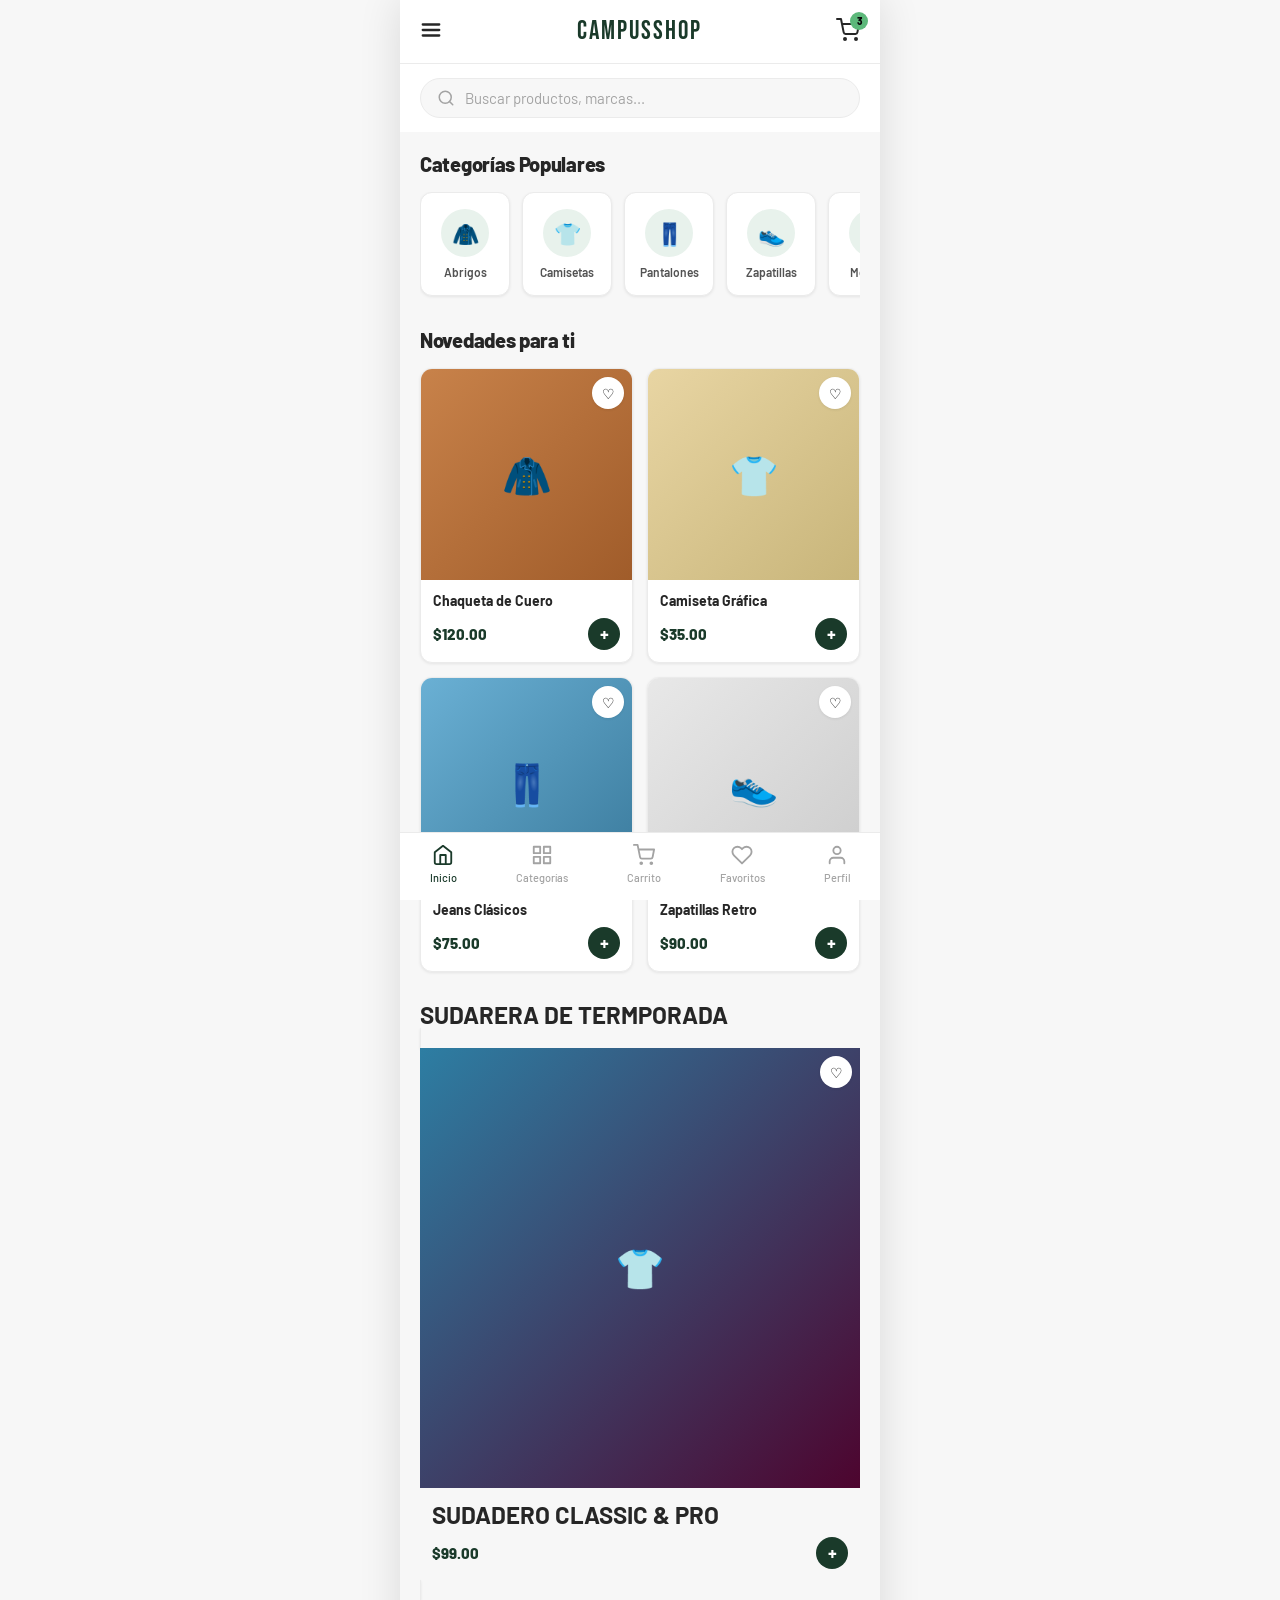
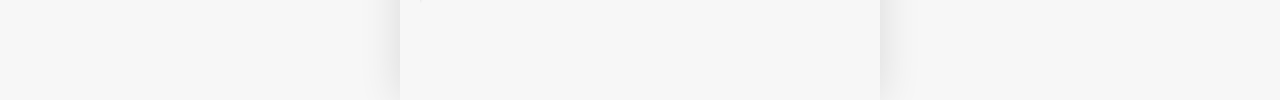
<file: index.html>
<!DOCTYPE html>
<html lang="es">
<head>
  <meta charset="UTF-8">
  <meta name="viewport" content="width=device-width, initial-scale=1.0">
  <title>CampusShop – Inicio</title>
  <link rel="stylesheet" href="css/base.css">
  <link rel="stylesheet" href="css/layout.css">
  <link rel="stylesheet" href="css/components.css">
  <link rel="stylesheet" href="css/responsive.css">
</head>
<body>

  <!-- HEADER -->
  <header class="site-header">
    <a href="catalogo.html" class="hamburger" aria-label="Menú">
      <svg width="22" height="22" viewBox="0 0 24 24" fill="none" stroke="currentColor" stroke-width="2.5" stroke-linecap="round"><line x1="3" y1="6" x2="21" y2="6"/><line x1="3" y1="12" x2="21" y2="12"/><line x1="3" y1="18" x2="21" y2="18"/></svg>
    </a>
    <span class="logo">CampusShop</span>
    <div class="header-actions">
      <a href="carrito.html" class="cart-badge-wrap" aria-label="Carrito">
        <svg width="24" height="24" viewBox="0 0 24 24" fill="none" stroke="currentColor" stroke-width="2" stroke-linecap="round" stroke-linejoin="round"><circle cx="9" cy="21" r="1"/><circle cx="20" cy="21" r="1"/><path d="M1 1h4l2.68 13.39a2 2 0 0 0 2 1.61h9.72a2 2 0 0 0 2-1.61L23 6H6"/></svg>
        <span class="cart-badge">3</span>
      </a>
    </div>
  </header>

  <!-- SEARCH -->
  <div class="search-wrapper">
    <div class="search-bar">
      <svg class="search-icon" viewBox="0 0 24 24" fill="none" stroke="currentColor" stroke-width="2" stroke-linecap="round"><circle cx="11" cy="11" r="8"/><line x1="21" y1="21" x2="16.65" y2="16.65"/></svg>
      <input type="text" placeholder="Buscar productos, marcas...">
    </div>
  </div>

  <main class="main-content">

    <!-- CATEGORIES -->
    <section>
      <h2 class="section-title">Categorías Populares</h2>
      <div class="cards-container">
        <a href="catalogo.html" class="card">
          <div class="card-icon-wrap">🧥</div>
          <p>Abrigos</p>
        </a>
        <a href="catalogo.html" class="card">
          <div class="card-icon-wrap">👕</div>
          <p>Camisetas</p>
        </a>
        <a href="catalogo.html" class="card">
          <div class="card-icon-wrap">👖</div>
          <p>Pantalones</p>
        </a>
        <a href="catalogo.html" class="card">
          <div class="card-icon-wrap">👟</div>
          <p>Zapatillas</p>
        </a>
        <a href="catalogo.html" class="card">
          <div class="card-icon-wrap">🎒</div>
          <p>Mochilas</p>
        </a>
      </div>
    </section>

    <!-- NOVEDADES -->
    <section style="margin-top: 28px;">
      <h2 class="section-title">Novedades para ti</h2>
      <div class="product-grid">

        <a href="producto.html" class="product-card">
          <div class="product-card-img">
            <div class="placeholder-img" style="background:linear-gradient(135deg,#c8824a,#a05c2a);">🧥</div>
            <button class="btn-fav" aria-label="Favorito">♡</button>
          </div>
          <div class="product-card-info">
            <h3>Chaqueta de Cuero</h3>
            <div class="product-card-bottom">
              <span class="price">$120.00</span>
              <span class="btn-add-cart" aria-label="Agregar">+</span>
            </div>
          </div>
        </a>

        <a href="producto.html" class="product-card">
          <div class="product-card-img">
            <div class="placeholder-img" style="background:linear-gradient(135deg,#e8d5a3,#c8b57a);">👕</div>
            <button class="btn-fav" aria-label="Favorito">♡</button>
          </div>
          <div class="product-card-info">
            <h3>Camiseta Gráfica</h3>
            <div class="product-card-bottom">
              <span class="price">$35.00</span>
              <span class="btn-add-cart" aria-label="Agregar">+</span>
            </div>
          </div>
        </a>

        <a href="producto.html" class="product-card">
          <div class="product-card-img">
            <div class="placeholder-img" style="background:linear-gradient(135deg,#6ab0d4,#3a7a9c);">👖</div>
            <button class="btn-fav" aria-label="Favorito">♡</button>
          </div>
          <div class="product-card-info">
            <h3>Jeans Clásicos</h3>
            <div class="product-card-bottom">
              <span class="price">$75.00</span>
              <span class="btn-add-cart" aria-label="Agregar">+</span>
            </div>
          </div>
        </a>

        <a href="producto.html" class="product-card">
          <div class="product-card-img">
            <div class="placeholder-img" style="background:linear-gradient(135deg,#e8e8e8,#cccccc);">👟</div>
            <button class="btn-fav" aria-label="Favorito">♡</button>
          </div>
          <div class="product-card-info">
            <h3>Zapatillas Retro</h3>
            <div class="product-card-bottom">
              <span class="price">$90.00</span>
              <span class="btn-add-cart" aria-label="Agregar">+</span>
            </div>
          </div>
        </a>

       </div>
    </section>
    <section style ="margin-top: 28px;">
      <div>
        <h2>SUDARERA DE TERMPORADA</h2>

        <a href="classicvsprp.html" class="product-card">
          <div class="product-card-img">
            <div class="placeholder-img" style="background:linear-gradient(135deg,#2d7ea3,#4d042e);">👕</div>
            <button class="btn-fav" aria-label="Favorito">♡</button>
          </div>
          <div class="product-card-info">
            <h2>SUDADERO CLASSIC & PRO</h2>
            <div class="product-card-bottom">
              <span class="price">$99.00</span>
              <span class="btn-add-cart" aria-label="Agregar">+</span>
            </div>
          </div>
        </a>
     </div>
    </section>
    

  </main>

  <!-- BOTTOM NAV -->
  <nav class="bottom-nav" aria-label="Navegación principal">
    <a href="index.html" class="active">
      <div class="nav-icon">
        <svg width="22" height="22" viewBox="0 0 24 24" fill="none" stroke="currentColor" stroke-width="2" stroke-linecap="round" stroke-linejoin="round"><path d="M3 9l9-7 9 7v11a2 2 0 0 1-2 2H5a2 2 0 0 1-2-2z"/><polyline points="9 22 9 12 15 12 15 22"/></svg>
      </div>
      Inicio
    </a>
    <a href="catalogo.html">
      <div class="nav-icon">
        <svg width="22" height="22" viewBox="0 0 24 24" fill="none" stroke="currentColor" stroke-width="2" stroke-linecap="round" stroke-linejoin="round"><rect x="3" y="3" width="7" height="7"/><rect x="14" y="3" width="7" height="7"/><rect x="3" y="14" width="7" height="7"/><rect x="14" y="14" width="7" height="7"/></svg>
      </div>
      Categorías
    </a>
    <a href="carrito.html">
      <div class="nav-icon">
        <svg width="22" height="22" viewBox="0 0 24 24" fill="none" stroke="currentColor" stroke-width="2" stroke-linecap="round" stroke-linejoin="round"><circle cx="9" cy="21" r="1"/><circle cx="20" cy="21" r="1"/><path d="M1 1h4l2.68 13.39a2 2 0 0 0 2 1.61h9.72a2 2 0 0 0 2-1.61L23 6H6"/></svg>
      </div>
      Carrito
    </a>
    <a href="#">
      <div class="nav-icon">
        <svg width="22" height="22" viewBox="0 0 24 24" fill="none" stroke="currentColor" stroke-width="2" stroke-linecap="round" stroke-linejoin="round"><path d="M20.84 4.61a5.5 5.5 0 0 0-7.78 0L12 5.67l-1.06-1.06a5.5 5.5 0 0 0-7.78 7.78l1.06 1.06L12 21.23l7.78-7.78 1.06-1.06a5.5 5.5 0 0 0 0-7.78z"/></svg>
      </div>
      Favoritos
    </a>
    <a href="perfil.html">
      <div class="nav-icon">
        <svg width="22" height="22" viewBox="0 0 24 24" fill="none" stroke="currentColor" stroke-width="2" stroke-linecap="round" stroke-linejoin="round"><path d="M20 21v-2a4 4 0 0 0-4-4H8a4 4 0 0 0-4 4v2"/><circle cx="12" cy="7" r="4"/></svg>
      </div>
      Perfil
    </a>
  </nav>

</body>
</html>
</file>
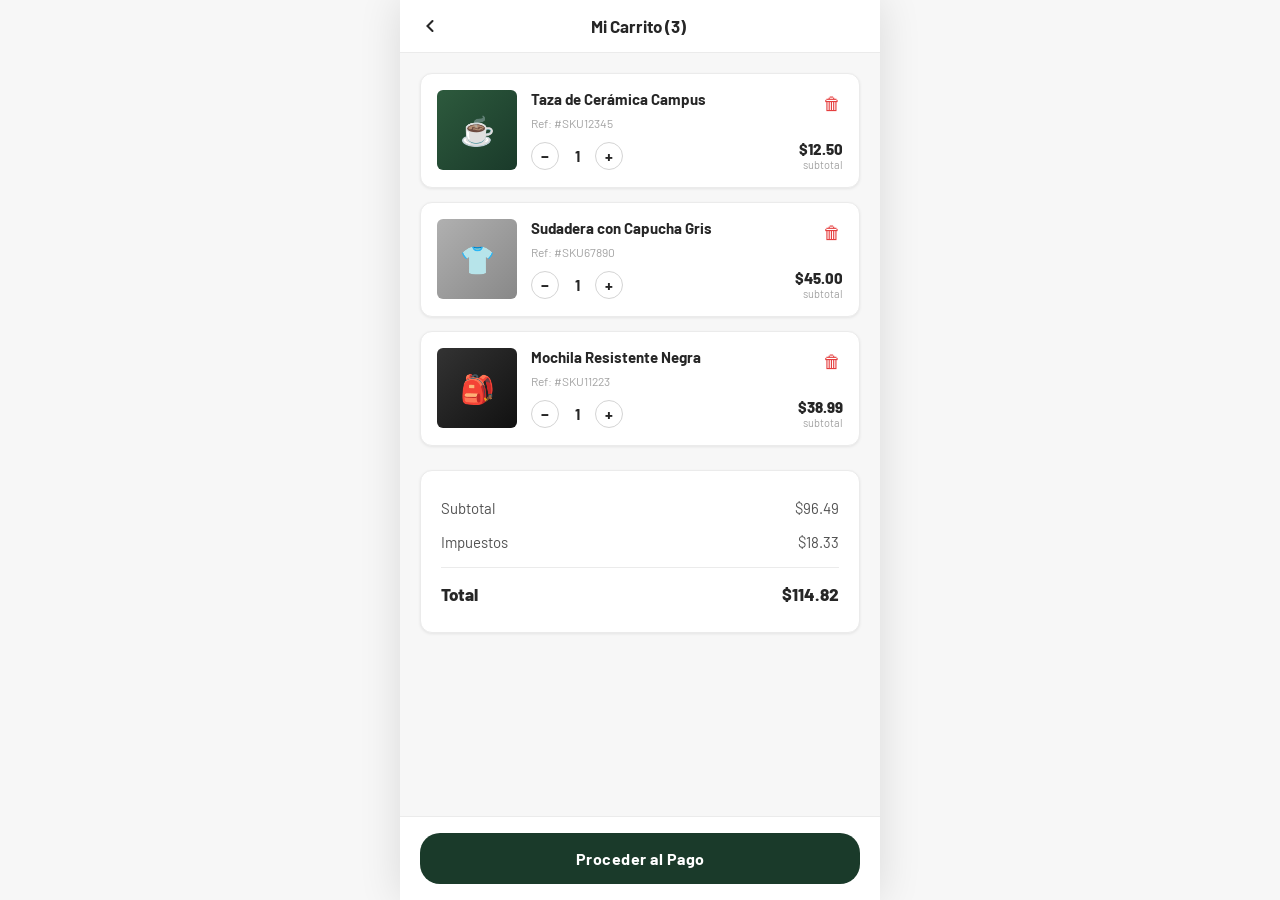
<file: carrito.html>
<!DOCTYPE html>
<html lang="es">
<head>
  <meta charset="UTF-8">
  <meta name="viewport" content="width=device-width, initial-scale=1.0">
  <title>CampusShop – Carrito</title>
  <link rel="stylesheet" href="css/base.css">
  <link rel="stylesheet" href="css/layout.css">
  <link rel="stylesheet" href="css/components.css">
  <link rel="stylesheet" href="css/responsive.css">
</head>
<body>

  <header class="page-header">
    <a href="index.html" class="header-back" aria-label="Volver">
      <svg width="20" height="20" viewBox="0 0 24 24" fill="none" stroke="currentColor" stroke-width="2.5" stroke-linecap="round"><polyline points="15 18 9 12 15 6"/></svg>
    </a>
    <span class="header-title">Mi Carrito (3)</span>
    <div style="width:24px;"></div>
  </header>

  <main class="main-content" style="padding-bottom: 200px;">
    <div style="display: flex; flex-direction: column; gap: 14px;">

      <article class="cart-item">
        <div class="cart-item-img">
          <div class="placeholder-img" style="background:linear-gradient(135deg,#2d5a3d,#1a3a2a);">☕</div>
        </div>
        <div class="cart-item-info">
          <div style="display:flex;justify-content:space-between;align-items:flex-start;">
            <h3>Taza de Cerámica Campus</h3>
            <button class="btn-delete" aria-label="Eliminar">🗑</button>
          </div>
          <p class="cart-item-ref">Ref: #SKU12345</p>
          <div class="cart-item-bottom">
            <div class="qty-control">
              <button class="qty-btn" aria-label="Restar">−</button>
              <span class="qty-num">1</span>
              <button class="qty-btn" aria-label="Sumar">+</button>
            </div>
            <div class="cart-item-price">
              <div class="price">$12.50</div>
              <div class="subtotal-label">subtotal</div>
            </div>
          </div>
        </div>
      </article>

      <article class="cart-item">
        <div class="cart-item-img">
          <div class="placeholder-img" style="background:linear-gradient(135deg,#b0b0b0,#888);">👕</div>
        </div>
        <div class="cart-item-info">
          <div style="display:flex;justify-content:space-between;align-items:flex-start;">
            <h3>Sudadera con Capucha Gris</h3>
            <button class="btn-delete" aria-label="Eliminar">🗑</button>
          </div>
          <p class="cart-item-ref">Ref: #SKU67890</p>
          <div class="cart-item-bottom">
            <div class="qty-control">
              <button class="qty-btn" aria-label="Restar">−</button>
              <span class="qty-num">1</span>
              <button class="qty-btn" aria-label="Sumar">+</button>
            </div>
            <div class="cart-item-price">
              <div class="price">$45.00</div>
              <div class="subtotal-label">subtotal</div>
            </div>
          </div>
        </div>
      </article>

      <article class="cart-item">
        <div class="cart-item-img">
          <div class="placeholder-img" style="background:linear-gradient(135deg,#333,#111);">🎒</div>
        </div>
        <div class="cart-item-info">
          <div style="display:flex;justify-content:space-between;align-items:flex-start;">
            <h3>Mochila Resistente Negra</h3>
            <button class="btn-delete" aria-label="Eliminar">🗑</button>
          </div>
          <p class="cart-item-ref">Ref: #SKU11223</p>
          <div class="cart-item-bottom">
            <div class="qty-control">
              <button class="qty-btn" aria-label="Restar">−</button>
              <span class="qty-num">1</span>
              <button class="qty-btn" aria-label="Sumar">+</button>
            </div>
            <div class="cart-item-price">
              <div class="price">$38.99</div>
              <div class="subtotal-label">subtotal</div>
            </div>
          </div>
        </div>
      </article>

    </div>

    <!-- ORDER SUMMARY -->
    <div class="order-summary" style="margin-top: 24px;">
      <div class="summary-row">
        <span>Subtotal</span>
        <span>$96.49</span>
      </div>
      <div class="summary-row">
        <span>Impuestos</span>
        <span>$18.33</span>
      </div>
      <div class="summary-row total">
        <span>Total</span>
        <span>$114.82</span>
      </div>
    </div>

  </main>

  <div class="sticky-bottom">
    <a href="checkout.html" class="btn-primary">Proceder al Pago</a>
  </div>

</body>
</html>
</file>
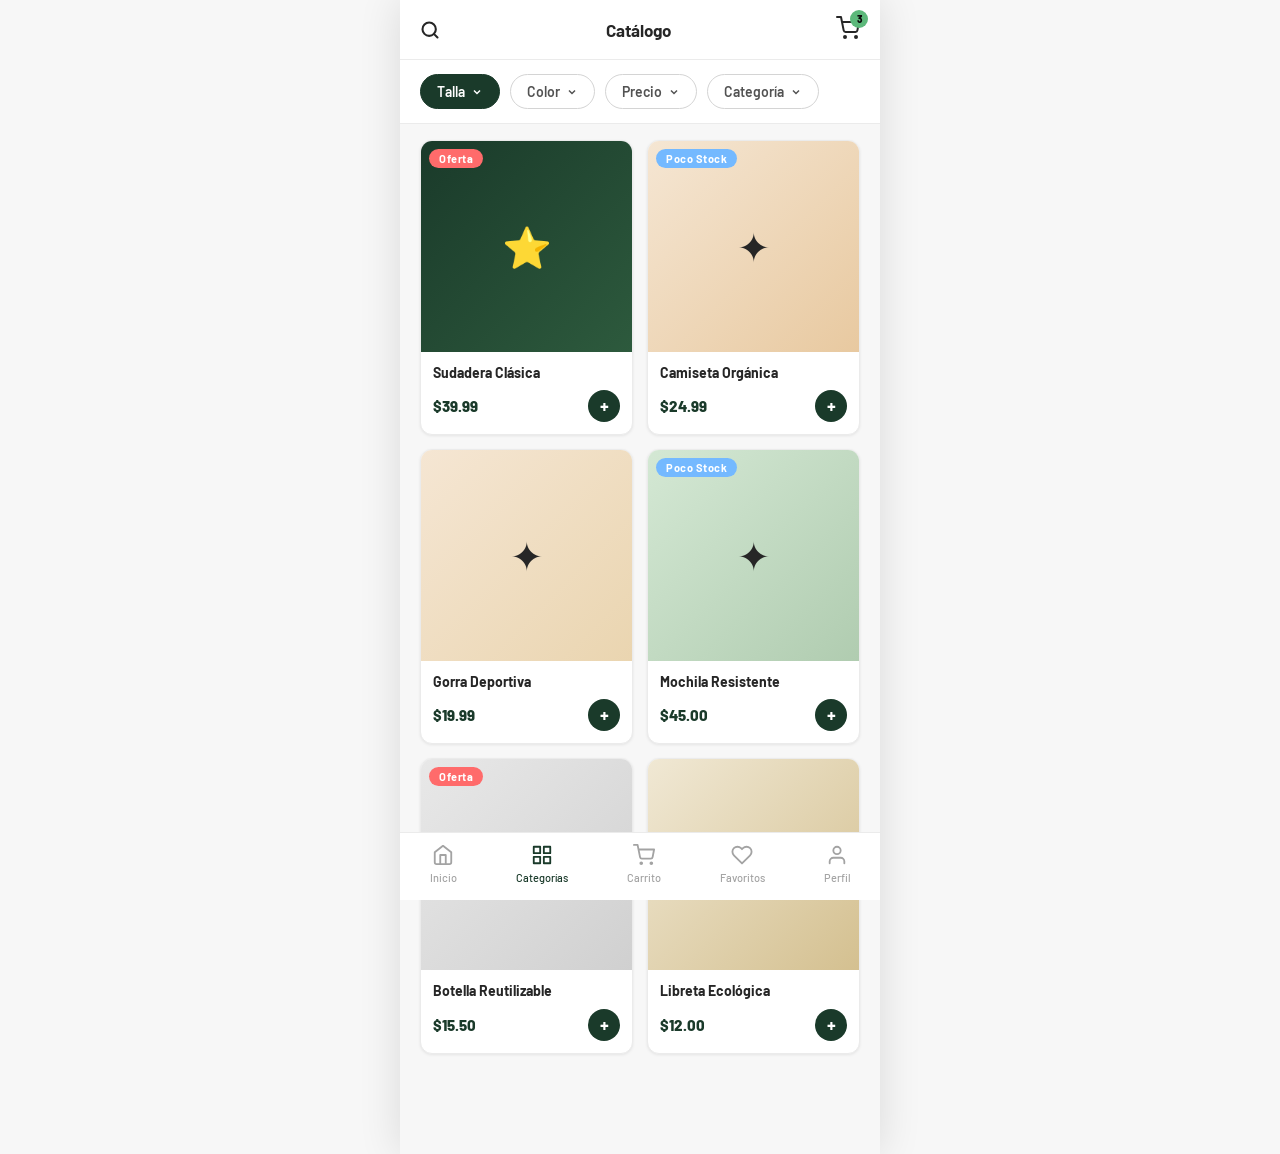
<file: catalogo.html>
<!DOCTYPE html>
<html lang="es">
<head>
  <meta charset="UTF-8">
  <meta name="viewport" content="width=device-width, initial-scale=1.0">
  <title>CampusShop – Catálogo</title>
  <link rel="stylesheet" href="css/base.css">
  <link rel="stylesheet" href="css/layout.css">
  <link rel="stylesheet" href="css/components.css">
  <link rel="stylesheet" href="css/responsive.css">
</head>
<body>

  <header class="page-header">
    <div style="display:flex;align-items:center;gap:8px;">
      <svg width="20" height="20" viewBox="0 0 24 24" fill="none" stroke="currentColor" stroke-width="2.5" stroke-linecap="round"><circle cx="11" cy="11" r="8"/><line x1="21" y1="21" x2="16.65" y2="16.65"/></svg>
    </div>
    <span class="header-title">Catálogo</span>
    <a href="carrito.html" class="cart-badge-wrap" aria-label="Carrito">
      <svg width="24" height="24" viewBox="0 0 24 24" fill="none" stroke="currentColor" stroke-width="2" stroke-linecap="round" stroke-linejoin="round"><circle cx="9" cy="21" r="1"/><circle cx="20" cy="21" r="1"/><path d="M1 1h4l2.68 13.39a2 2 0 0 0 2 1.61h9.72a2 2 0 0 0 2-1.61L23 6H6"/></svg>
      <span class="cart-badge">3</span>
    </a>
  </header>

  <!-- FILTERS -->
  <div class="filters-row">
    <button class="filter-pill active">
      Talla
      <svg width="12" height="12" viewBox="0 0 24 24" fill="none" stroke="currentColor" stroke-width="3"><polyline points="6 9 12 15 18 9"/></svg>
    </button>
    <button class="filter-pill">
      Color
      <svg width="12" height="12" viewBox="0 0 24 24" fill="none" stroke="currentColor" stroke-width="3"><polyline points="6 9 12 15 18 9"/></svg>
    </button>
    <button class="filter-pill">
      Precio
      <svg width="12" height="12" viewBox="0 0 24 24" fill="none" stroke="currentColor" stroke-width="3"><polyline points="6 9 12 15 18 9"/></svg>
    </button>
    <button class="filter-pill">
      Categoría
      <svg width="12" height="12" viewBox="0 0 24 24" fill="none" stroke="currentColor" stroke-width="3"><polyline points="6 9 12 15 18 9"/></svg>
    </button>
  </div>

  <main class="main-content" style="padding-top:16px;">
    <div class="product-grid">

      <a href="producto.html" class="product-card">
        <div class="product-card-img">
          <div class="placeholder-img" style="background:linear-gradient(135deg,#1a3a2a,#2d5a3d);">⭐</div>
          <span class="badge badge-oferta">Oferta</span>
        </div>
        <div class="product-card-info">
          <h3>Sudadera Clásica</h3>
          <div class="product-card-bottom">
            <span class="price">$39.99</span>
            <span class="btn-add-cart">+</span>
          </div>
        </div>
      </a>

      <a href="producto.html" class="product-card">
        <div class="product-card-img">
          <div class="placeholder-img" style="background:linear-gradient(135deg,#f5e6d3,#e8c9a0);">✦</div>
          <span class="badge badge-stock">Poco Stock</span>
        </div>
        <div class="product-card-info">
          <h3>Camiseta Orgánica</h3>
          <div class="product-card-bottom">
            <span class="price">$24.99</span>
            <span class="btn-add-cart">+</span>
          </div>
        </div>
      </a>

      <a href="producto.html" class="product-card">
        <div class="product-card-img">
          <div class="placeholder-img" style="background:linear-gradient(135deg,#f5e6d3,#ead5b0);">✦</div>
        </div>
        <div class="product-card-info">
          <h3>Gorra Deportiva</h3>
          <div class="product-card-bottom">
            <span class="price">$19.99</span>
            <span class="btn-add-cart">+</span>
          </div>
        </div>
      </a>

      <a href="producto.html" class="product-card">
        <div class="product-card-img">
          <div class="placeholder-img" style="background:linear-gradient(135deg,#d4e8d4,#b0ccb0);">✦</div>
          <span class="badge badge-stock">Poco Stock</span>
        </div>
        <div class="product-card-info">
          <h3>Mochila Resistente</h3>
          <div class="product-card-bottom">
            <span class="price">$45.00</span>
            <span class="btn-add-cart">+</span>
          </div>
        </div>
      </a>

      <a href="producto.html" class="product-card">
        <div class="product-card-img">
          <div class="placeholder-img" style="background:linear-gradient(135deg,#e8e8e8,#d0d0d0);">🧴</div>
          <span class="badge badge-oferta">Oferta</span>
        </div>
        <div class="product-card-info">
          <h3>Botella Reutilizable</h3>
          <div class="product-card-bottom">
            <span class="price">$15.50</span>
            <span class="btn-add-cart">+</span>
          </div>
        </div>
      </a>

      <a href="producto.html" class="product-card">
        <div class="product-card-img">
          <div class="placeholder-img" style="background:linear-gradient(135deg,#f0e8d4,#d4c090);">⭐</div>
        </div>
        <div class="product-card-info">
          <h3>Libreta Ecológica</h3>
          <div class="product-card-bottom">
            <span class="price">$12.00</span>
            <span class="btn-add-cart">+</span>
          </div>
        </div>
      </a>

    </div>
  </main>

  <nav class="bottom-nav">
    <a href="index.html">
      <div class="nav-icon"><svg width="22" height="22" viewBox="0 0 24 24" fill="none" stroke="currentColor" stroke-width="2" stroke-linecap="round" stroke-linejoin="round"><path d="M3 9l9-7 9 7v11a2 2 0 0 1-2 2H5a2 2 0 0 1-2-2z"/><polyline points="9 22 9 12 15 12 15 22"/></svg></div>
      Inicio
    </a>
    <a href="catalogo.html" class="active">
      <div class="nav-icon"><svg width="22" height="22" viewBox="0 0 24 24" fill="none" stroke="currentColor" stroke-width="2" stroke-linecap="round" stroke-linejoin="round"><rect x="3" y="3" width="7" height="7"/><rect x="14" y="3" width="7" height="7"/><rect x="3" y="14" width="7" height="7"/><rect x="14" y="14" width="7" height="7"/></svg></div>
      Categorías
    </a>
    <a href="carrito.html">
      <div class="nav-icon"><svg width="22" height="22" viewBox="0 0 24 24" fill="none" stroke="currentColor" stroke-width="2" stroke-linecap="round" stroke-linejoin="round"><circle cx="9" cy="21" r="1"/><circle cx="20" cy="21" r="1"/><path d="M1 1h4l2.68 13.39a2 2 0 0 0 2 1.61h9.72a2 2 0 0 0 2-1.61L23 6H6"/></svg></div>
      Carrito
    </a>
    <a href="#">
      <div class="nav-icon"><svg width="22" height="22" viewBox="0 0 24 24" fill="none" stroke="currentColor" stroke-width="2" stroke-linecap="round" stroke-linejoin="round"><path d="M20.84 4.61a5.5 5.5 0 0 0-7.78 0L12 5.67l-1.06-1.06a5.5 5.5 0 0 0-7.78 7.78l1.06 1.06L12 21.23l7.78-7.78 1.06-1.06a5.5 5.5 0 0 0 0-7.78z"/></svg></div>
      Favoritos
    </a>
    <a href="perfil.html">
      <div class="nav-icon"><svg width="22" height="22" viewBox="0 0 24 24" fill="none" stroke="currentColor" stroke-width="2" stroke-linecap="round" stroke-linejoin="round"><path d="M20 21v-2a4 4 0 0 0-4-4H8a4 4 0 0 0-4 4v2"/><circle cx="12" cy="7" r="4"/></svg></div>
      Perfil
    </a>
  </nav>

</body>
</html>
</file>
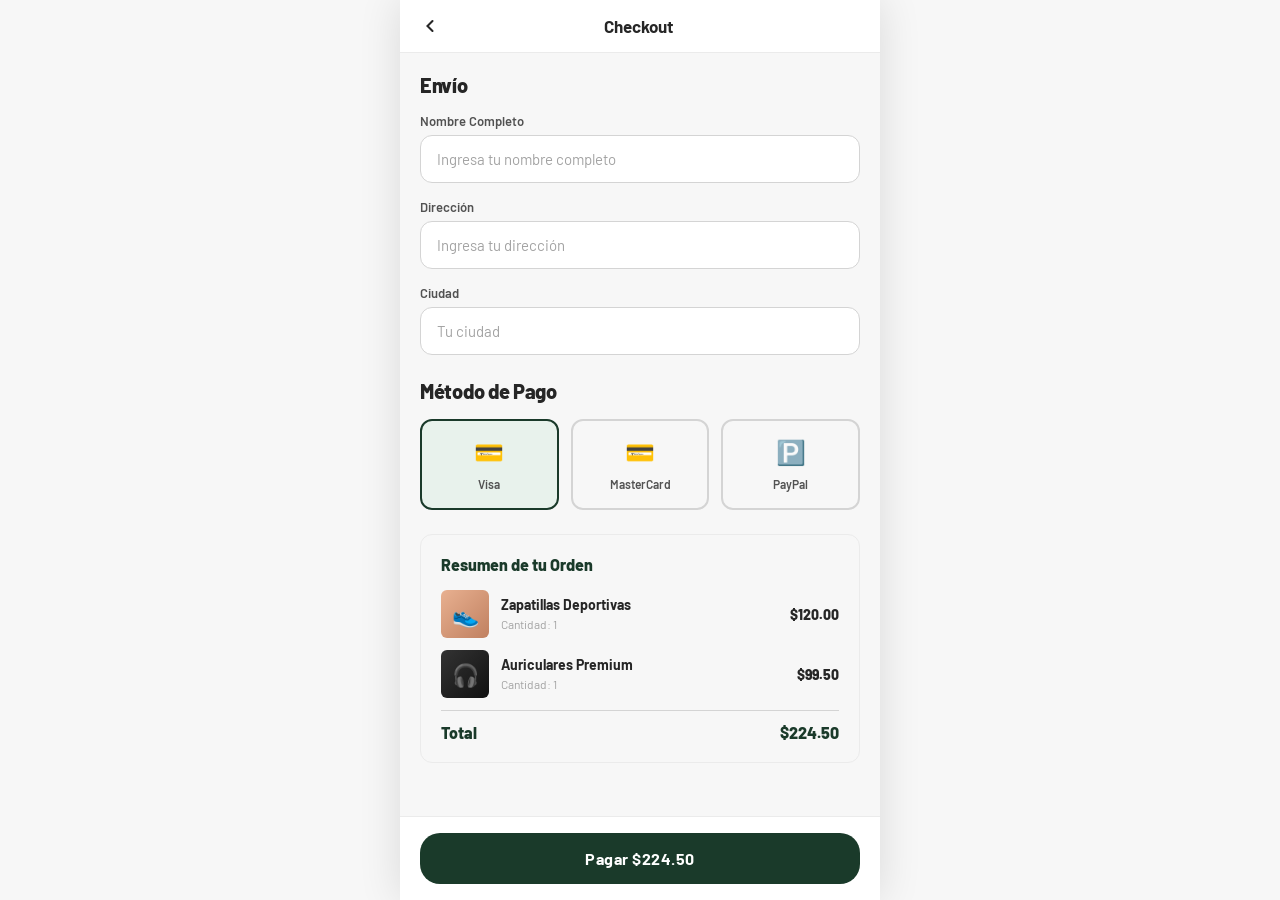
<file: checkout.html>
<!DOCTYPE html>
<html lang="es">
<head>
  <meta charset="UTF-8">
  <meta name="viewport" content="width=device-width, initial-scale=1.0">
  <title>CampusShop – Checkout</title>
  <link rel="stylesheet" href="css/base.css">
  <link rel="stylesheet" href="css/layout.css">
  <link rel="stylesheet" href="css/components.css">
  <link rel="stylesheet" href="css/responsive.css">
</head>
<body>

  <header class="page-header">
    <a href="carrito.html" class="header-back" aria-label="Volver">
      <svg width="20" height="20" viewBox="0 0 24 24" fill="none" stroke="currentColor" stroke-width="2.5" stroke-linecap="round"><polyline points="15 18 9 12 15 6"/></svg>
    </a>
    <span class="header-title">Checkout</span>
    <div style="width:24px;"></div>
  </header>

  <main class="main-content" style="padding-bottom: 110px;">

    <!-- SHIPPING -->
    <section>
      <h2 class="section-title">Envío</h2>
      <div class="form-group">
        <label for="nombre">Nombre Completo</label>
        <input type="text" id="nombre" placeholder="Ingresa tu nombre completo">
      </div>
      <div class="form-group">
        <label for="direccion">Dirección</label>
        <input type="text" id="direccion" placeholder="Ingresa tu dirección">
      </div>
      <div class="form-group">
        <label for="ciudad">Ciudad</label>
        <input type="text" id="ciudad" placeholder="Tu ciudad">
      </div>
    </section>

    <!-- PAYMENT METHOD -->
    <section style="margin-top: 24px;">
      <h2 class="section-title">Método de Pago</h2>
      <div class="payment-options">
        <div class="payment-card active">
          <div class="pay-icon">💳</div>
          <span>Visa</span>
        </div>
        <div class="payment-card">
          <div class="pay-icon">💳</div>
          <span>MasterCard</span>
        </div>
        <div class="payment-card">
          <div class="pay-icon">🅿️</div>
          <span>PayPal</span>
        </div>
      </div>
    </section>

    <!-- ORDER SUMMARY -->
    <section style="margin-top: 24px;">
      <div class="checkout-summary">
        <h3>Resumen de tu Orden</h3>

        <div class="checkout-product-row">
          <div class="checkout-product-img">
            <div class="placeholder-img" style="background:linear-gradient(135deg,#e8b090,#c08060);">👟</div>
          </div>
          <div class="checkout-product-info">
            <h4>Zapatillas Deportivas</h4>
            <span>Cantidad: 1</span>
          </div>
          <span class="checkout-product-price">$120.00</span>
        </div>

        <div class="checkout-product-row">
          <div class="checkout-product-img">
            <div class="placeholder-img" style="background:linear-gradient(135deg,#333,#111);">🎧</div>
          </div>
          <div class="checkout-product-info">
            <h4>Auriculares Premium</h4>
            <span>Cantidad: 1</span>
          </div>
          <span class="checkout-product-price">$99.50</span>
        </div>

        <hr class="checkout-divider">
        <div class="checkout-total">
          <span>Total</span>
          <span>$224.50</span>
        </div>
      </div>
    </section>

  </main>

  <div class="sticky-bottom">
    <button class="btn-primary">Pagar $224.50</button>
  </div>

</body>
</html>
</file>
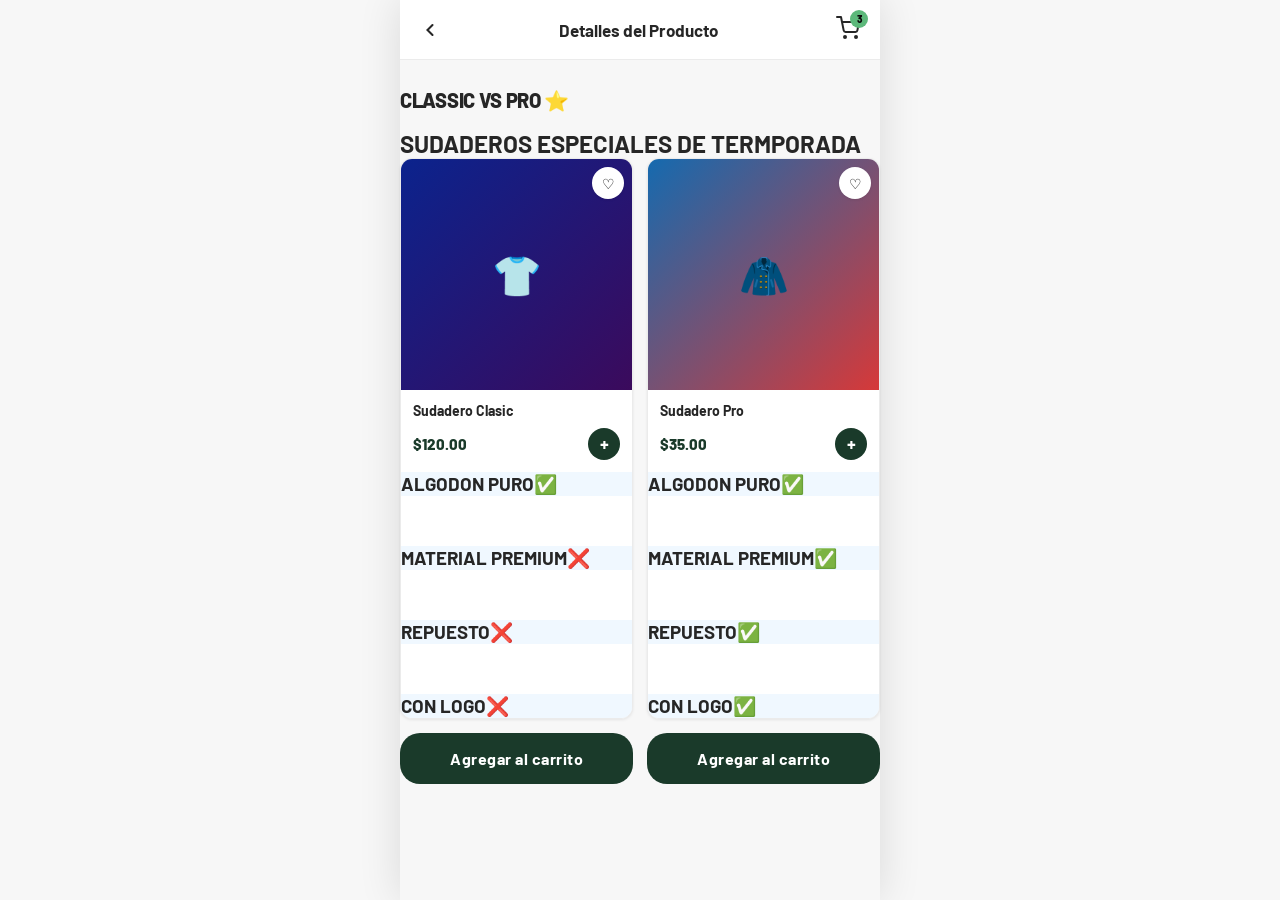
<file: classicvsprp.html>
<!DOCTYPE html>
<html lang="es">
<head>
  <meta charset="UTF-8">
  <meta name="viewport" content="width=device-width, initial-scale=1.0">
  <title>CampusShop – Inicio</title>
  <link rel="stylesheet" href="css/base.css">
  <link rel="stylesheet" href="css/layout.css">
  <link rel="stylesheet" href="css/components.css">
  <link rel="stylesheet" href="css/responsive.css">
</head>
<header class="page-header">
    <a href="catalogo.html" class="header-back" aria-label="Volver">
      <svg width="20" height="20" viewBox="0 0 24 24" fill="none" stroke="currentColor" stroke-width="2.5" stroke-linecap="round"><polyline points="15 18 9 12 15 6"/></svg>
    </a>
    
    <span class="header-title">Detalles del Producto</span>
    <a href="carrito.html" class="cart-badge-wrap" aria-label="Carrito">
      <svg width="24" height="24" viewBox="0 0 24 24" fill="none" stroke="currentColor" stroke-width="2" stroke-linecap="round" stroke-linejoin="round"><circle cx="9" cy="21" r="1"/><circle cx="20" cy="21" r="1"/><path d="M1 1h4l2.68 13.39a2 2 0 0 0 2 1.61h9.72a2 2 0 0 0 2-1.61L23 6H6"/></svg>
      <span class="cart-badge">3</span>
    </a>
  </header>

<body>
    <section style="margin-top: 28px;">
        <h1 class="section-title">CLASSIC VS PRO ⭐</h1>
        <h1>SUDADEROS ESPECIALES DE TERMPORADA</h1>
        <div class="product-grid">
    
          <a href="producto.html" class="product-card">
            <div class="product-card-img">
              <div class="placeholder-img" style="background:linear-gradient(135deg,#0b238d,#3b0a5c);">👕</div>
              <button class="btn-fav" aria-label="Favorito">♡</button>
            </div>
            <div class="product-card-info">
              <h3>Sudadero Clasic</h3>
              <div class="product-card-bottom">
                <span class="price">$120.00</span>
                <span class="btn-add-cart" aria-label="Agregar">+</span>
              </div>
            </div>
            <div style="background-color: aliceblue;">
            </div>
            <div style="background-color: aliceblue;">
              <h3>ALGODON PURO✅</h3>
            </div>   <div class="product-card-img2">
            </div>
            <div style="background-color: aliceblue;">
              <h3>MATERIAL PREMIUM❌</h3>
            </div>   <div class="product-card-img2">
            </div>
            <div style="background-color: aliceblue;">
              <h3>REPUESTO❌</h3>
            </div>   <div class="product-card-img2">
            </div>
            <div style="background-color: aliceblue;">
              <h3>CON LOGO❌</h3>
            </div>
            
          </a>
    
          <a href="producto.html" class="product-card">
            <div class="product-card-img">
              <div class="placeholder-img" style="background:linear-gradient(135deg,#156aaf,#d63939);">🧥</div>
              <button class="btn-fav" aria-label="Favorito">♡</button>
            </div>
            <div class="product-card-info">
              <h3>Sudadero Pro</h3>
              <div class="product-card-bottom">
                <span class="price">$35.00</span>
                <span class="btn-add-cart" aria-label="Agregar">+</span>
              </div>
            </div>

            <div style="background-color: aliceblue;">
            </div>
            <div style="background-color: aliceblue;">
              <h3>ALGODON PURO✅</h3>
            </div>   <div class="product-card-img2">
            </div>
            <div style="background-color: aliceblue;">
              <h3>MATERIAL PREMIUM✅</h3>
            </div>   <div class="product-card-img2">
            </div>
            <div style="background-color: aliceblue;">
              <h3>REPUESTO✅</h3>
            </div>   <div class="product-card-img2">
            </div>
            <div style="background-color: aliceblue;">
              <h3>CON LOGO✅</h3>
            </div>

       
            <a href="carrito.html" class="btn-primary">Agregar al carrito</a>
            <a href="carrito.html" class="btn-primary">Agregar al carrito</a>

          
            
</body>
</file>
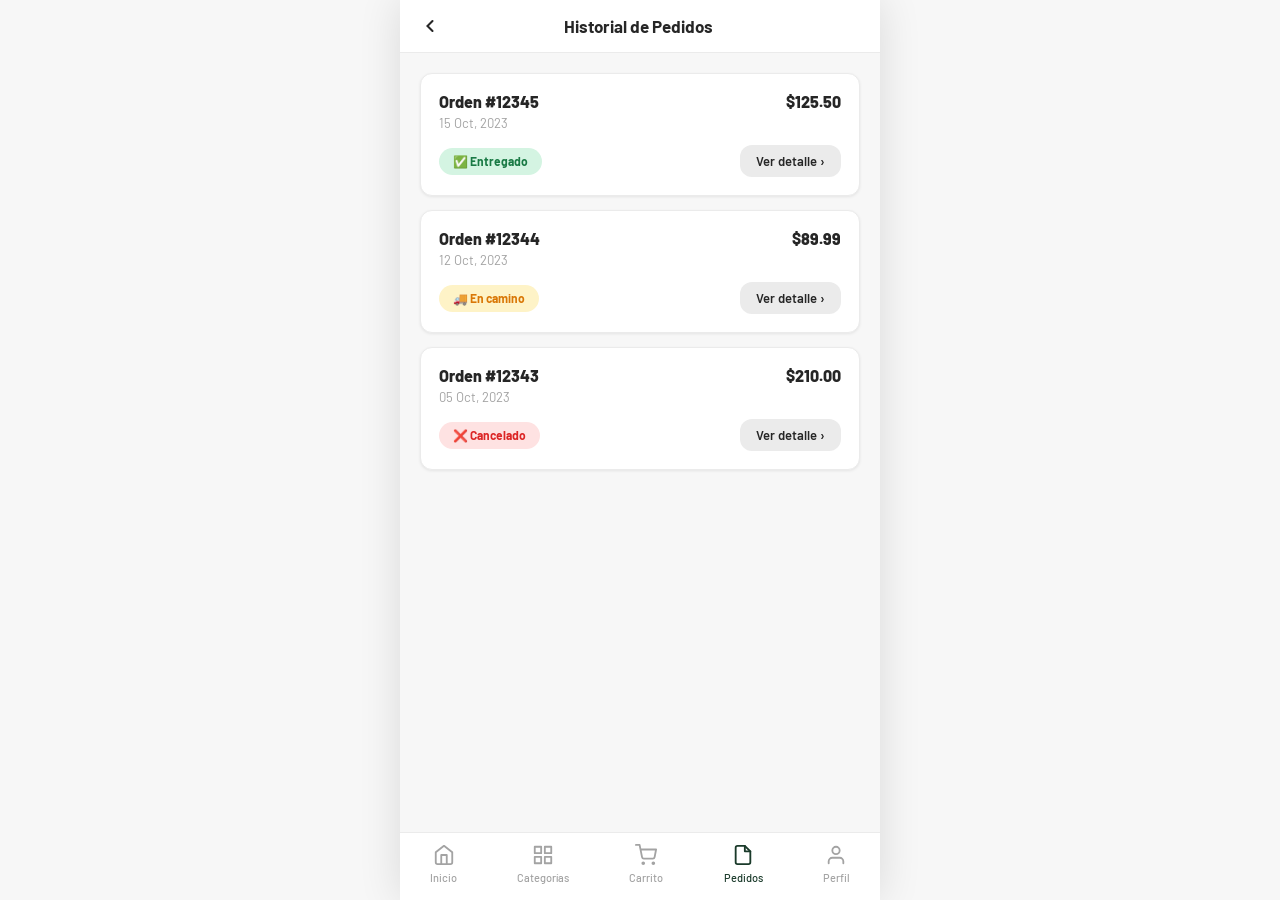
<file: historial.html>
<!DOCTYPE html>
<html lang="es">
<head>
  <meta charset="UTF-8">
  <meta name="viewport" content="width=device-width, initial-scale=1.0">
  <title>CampusShop – Historial</title>
  <link rel="stylesheet" href="css/base.css">
  <link rel="stylesheet" href="css/layout.css">
  <link rel="stylesheet" href="css/components.css">
  <link rel="stylesheet" href="css/responsive.css">
</head>
<body>

  <header class="page-header">
    <a href="perfil.html" class="header-back" aria-label="Volver">
      <svg width="20" height="20" viewBox="0 0 24 24" fill="none" stroke="currentColor" stroke-width="2.5" stroke-linecap="round"><polyline points="15 18 9 12 15 6"/></svg>
    </a>
    <span class="header-title">Historial de Pedidos</span>
    <div style="width:24px;"></div>
  </header>

  <main class="main-content">
    <div style="display:flex;flex-direction:column;gap:14px;">

      <article class="order-card">
        <div class="order-card-top">
          <h3>Orden #12345</h3>
          <span class="amount">$125.50</span>
        </div>
        <p class="order-date">15 Oct, 2023</p>
        <div class="order-card-bottom">
          <span class="status-badge status-entregado">✅ Entregado</span>
          <a href="#" class="btn-ver-detalle">Ver detalle ›</a>
        </div>
      </article>

      <article class="order-card">
        <div class="order-card-top">
          <h3>Orden #12344</h3>
          <span class="amount">$89.99</span>
        </div>
        <p class="order-date">12 Oct, 2023</p>
        <div class="order-card-bottom">
          <span class="status-badge status-camino">🚚 En camino</span>
          <a href="#" class="btn-ver-detalle">Ver detalle ›</a>
        </div>
      </article>

      <article class="order-card">
        <div class="order-card-top">
          <h3>Orden #12343</h3>
          <span class="amount">$210.00</span>
        </div>
        <p class="order-date">05 Oct, 2023</p>
        <div class="order-card-bottom">
          <span class="status-badge status-cancelado">❌ Cancelado</span>
          <a href="#" class="btn-ver-detalle">Ver detalle ›</a>
        </div>
      </article>

    </div>
  </main>

  <nav class="bottom-nav">
    <a href="index.html">
      <div class="nav-icon"><svg width="22" height="22" viewBox="0 0 24 24" fill="none" stroke="currentColor" stroke-width="2" stroke-linecap="round" stroke-linejoin="round"><path d="M3 9l9-7 9 7v11a2 2 0 0 1-2 2H5a2 2 0 0 1-2-2z"/><polyline points="9 22 9 12 15 12 15 22"/></svg></div>
      Inicio
    </a>
    <a href="catalogo.html">
      <div class="nav-icon"><svg width="22" height="22" viewBox="0 0 24 24" fill="none" stroke="currentColor" stroke-width="2" stroke-linecap="round" stroke-linejoin="round"><rect x="3" y="3" width="7" height="7"/><rect x="14" y="3" width="7" height="7"/><rect x="3" y="14" width="7" height="7"/><rect x="14" y="14" width="7" height="7"/></svg></div>
      Categorías
    </a>
    <a href="carrito.html">
      <div class="nav-icon"><svg width="22" height="22" viewBox="0 0 24 24" fill="none" stroke="currentColor" stroke-width="2" stroke-linecap="round" stroke-linejoin="round"><circle cx="9" cy="21" r="1"/><circle cx="20" cy="21" r="1"/><path d="M1 1h4l2.68 13.39a2 2 0 0 0 2 1.61h9.72a2 2 0 0 0 2-1.61L23 6H6"/></svg></div>
      Carrito
    </a>
    <a href="historial.html" class="active">
      <div class="nav-icon"><svg width="22" height="22" viewBox="0 0 24 24" fill="none" stroke="currentColor" stroke-width="2" stroke-linecap="round" stroke-linejoin="round"><path d="M14 2H6a2 2 0 0 0-2 2v16a2 2 0 0 0 2 2h12a2 2 0 0 0 2-2V8z"/><polyline points="14 2 14 8 20 8"/></svg></div>
      Pedidos
    </a>
    <a href="perfil.html">
      <div class="nav-icon"><svg width="22" height="22" viewBox="0 0 24 24" fill="none" stroke="currentColor" stroke-width="2" stroke-linecap="round" stroke-linejoin="round"><path d="M20 21v-2a4 4 0 0 0-4-4H8a4 4 0 0 0-4 4v2"/><circle cx="12" cy="7" r="4"/></svg></div>
      Perfil
    </a>
  </nav>

</body>
</html>
</file>
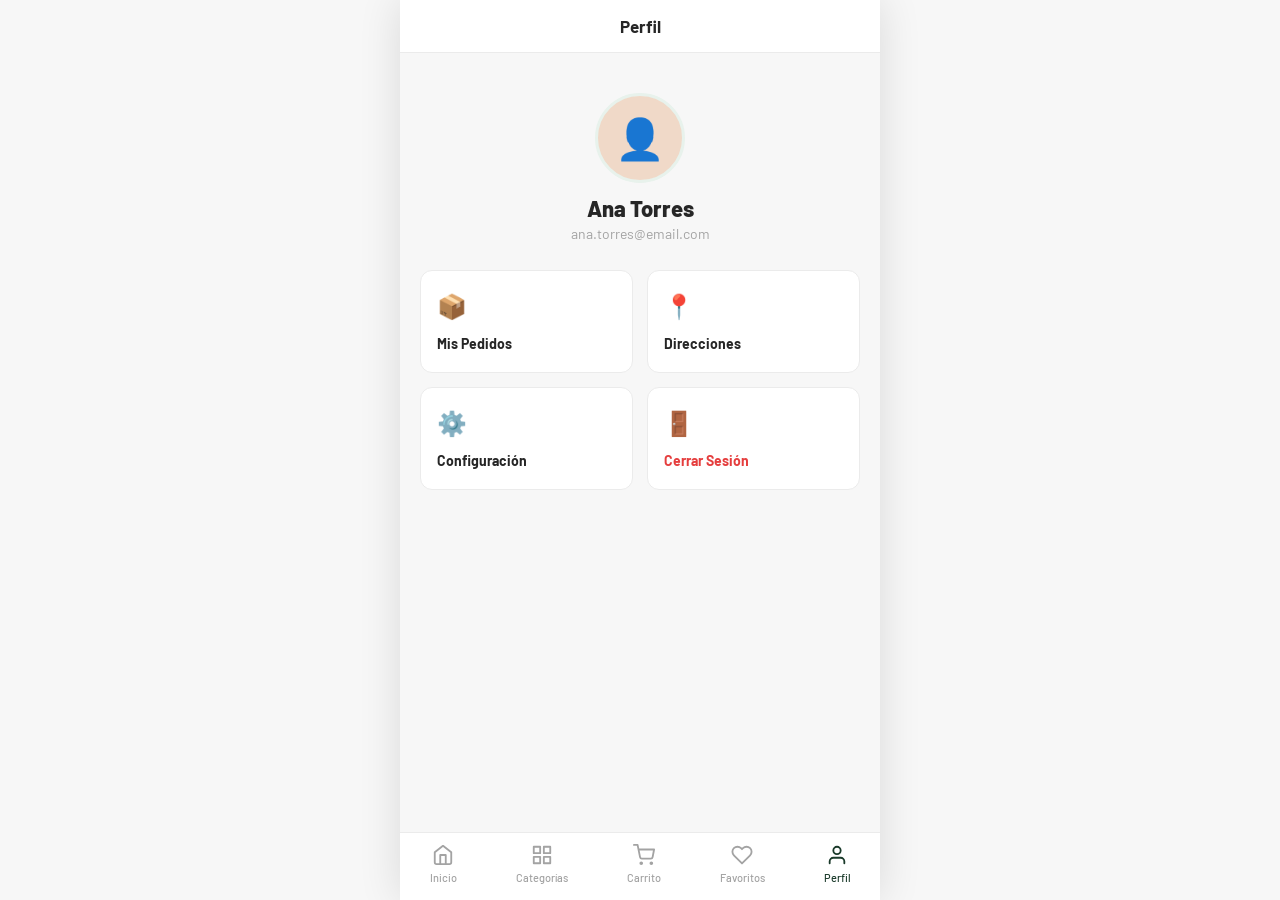
<file: perfil.html>
<!DOCTYPE html>
<html lang="es">
<head>
  <meta charset="UTF-8">
  <meta name="viewport" content="width=device-width, initial-scale=1.0">
  <title>CampusShop – Perfil</title>
  <link rel="stylesheet" href="css/base.css">
  <link rel="stylesheet" href="css/layout.css">
  <link rel="stylesheet" href="css/components.css">
  <link rel="stylesheet" href="css/responsive.css">
</head>
<body>

  <header class="page-header">
    <div style="width:24px;"></div>
    <span class="header-title">Perfil</span>
    <div style="width:24px;"></div>
  </header>

  <main class="main-content">

    <!-- AVATAR -->
    <div style="text-align:center; padding: 20px 0 28px;">
      <div class="profile-avatar">👤</div>
      <h2 style="font-size:22px;font-weight:800;margin-bottom:4px;">Ana Torres</h2>
      <p style="font-size:14px;color:var(--gray-400);">ana.torres@email.com</p>
    </div>

    <!-- MENU GRID -->
    <div class="profile-menu-grid">
      <a href="historial.html" class="profile-menu-item">
        <span class="menu-icon" style="color:var(--green-dark);">📦</span>
        <span>Mis Pedidos</span>
      </a>
      <a href="#" class="profile-menu-item">
        <span class="menu-icon" style="color:var(--green-dark);">📍</span>
        <span>Direcciones</span>
      </a>
      <a href="#" class="profile-menu-item">
        <span class="menu-icon" style="color:var(--green-dark);">⚙️</span>
        <span>Configuración</span>
      </a>
      <a href="#" class="profile-menu-item danger">
        <span class="menu-icon" style="color:var(--red);">🚪</span>
        <span>Cerrar Sesión</span>
      </a>
    </div>

  </main>

  <nav class="bottom-nav">
    <a href="index.html">
      <div class="nav-icon"><svg width="22" height="22" viewBox="0 0 24 24" fill="none" stroke="currentColor" stroke-width="2" stroke-linecap="round" stroke-linejoin="round"><path d="M3 9l9-7 9 7v11a2 2 0 0 1-2 2H5a2 2 0 0 1-2-2z"/><polyline points="9 22 9 12 15 12 15 22"/></svg></div>
      Inicio
    </a>
    <a href="catalogo.html">
      <div class="nav-icon"><svg width="22" height="22" viewBox="0 0 24 24" fill="none" stroke="currentColor" stroke-width="2" stroke-linecap="round" stroke-linejoin="round"><rect x="3" y="3" width="7" height="7"/><rect x="14" y="3" width="7" height="7"/><rect x="3" y="14" width="7" height="7"/><rect x="14" y="14" width="7" height="7"/></svg></div>
      Categorías
    </a>
    <a href="carrito.html">
      <div class="nav-icon"><svg width="22" height="22" viewBox="0 0 24 24" fill="none" stroke="currentColor" stroke-width="2" stroke-linecap="round" stroke-linejoin="round"><circle cx="9" cy="21" r="1"/><circle cx="20" cy="21" r="1"/><path d="M1 1h4l2.68 13.39a2 2 0 0 0 2 1.61h9.72a2 2 0 0 0 2-1.61L23 6H6"/></svg></div>
      Carrito
    </a>
    <a href="#">
      <div class="nav-icon"><svg width="22" height="22" viewBox="0 0 24 24" fill="none" stroke="currentColor" stroke-width="2" stroke-linecap="round" stroke-linejoin="round"><path d="M20.84 4.61a5.5 5.5 0 0 0-7.78 0L12 5.67l-1.06-1.06a5.5 5.5 0 0 0-7.78 7.78l1.06 1.06L12 21.23l7.78-7.78 1.06-1.06a5.5 5.5 0 0 0 0-7.78z"/></svg></div>
      Favoritos
    </a>
    <a href="perfil.html" class="active">
      <div class="nav-icon"><svg width="22" height="22" viewBox="0 0 24 24" fill="none" stroke="currentColor" stroke-width="2" stroke-linecap="round" stroke-linejoin="round"><path d="M20 21v-2a4 4 0 0 0-4-4H8a4 4 0 0 0-4 4v2"/><circle cx="12" cy="7" r="4"/></svg></div>
      Perfil
    </a>
  </nav>

</body>
</html>
</file>
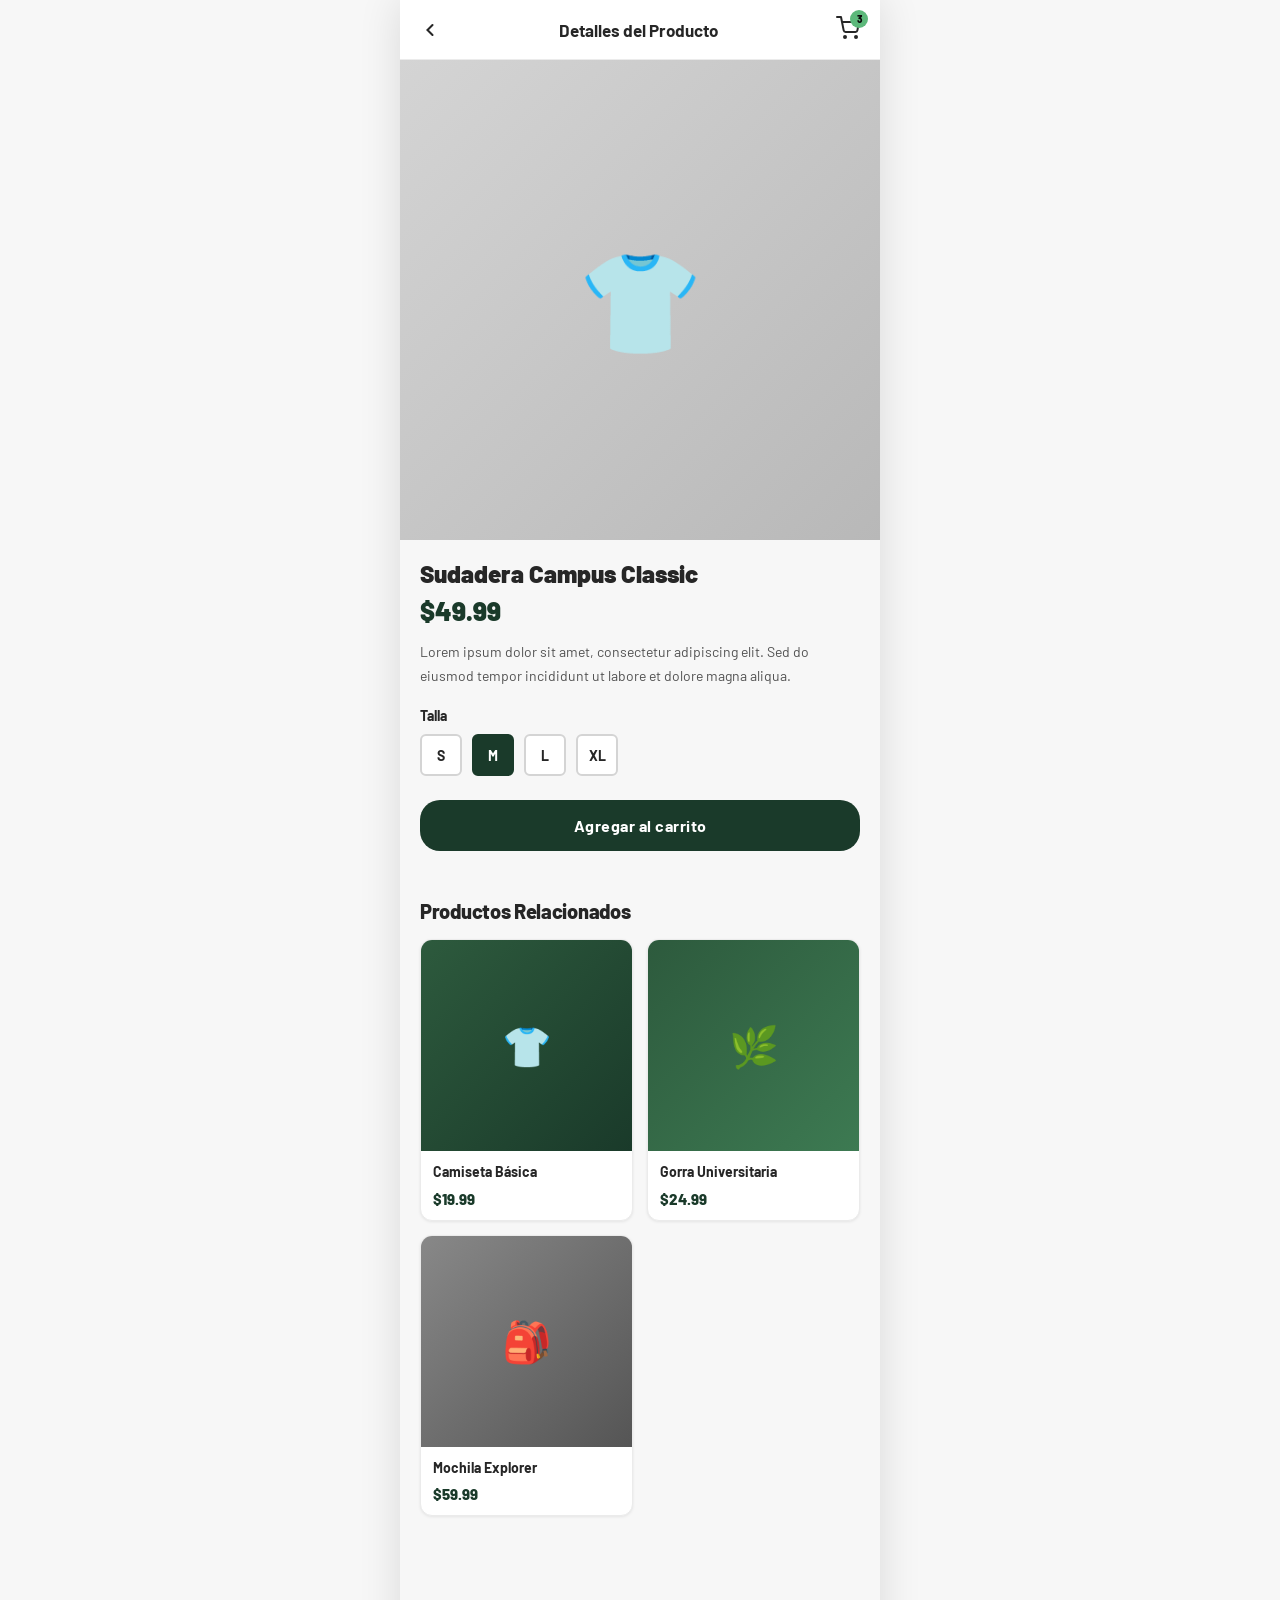
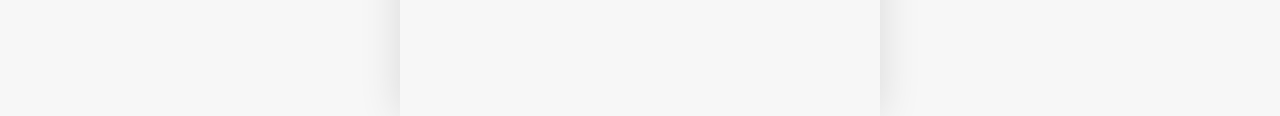
<file: producto.html>
<!DOCTYPE html>
<html lang="es">
<head>
  <meta charset="UTF-8">
  <meta name="viewport" content="width=device-width, initial-scale=1.0">
  <title>CampusShop – Producto</title>
  <link rel="stylesheet" href="css/base.css">
  <link rel="stylesheet" href="css/layout.css">
  <link rel="stylesheet" href="css/components.css">
  <link rel="stylesheet" href="css/responsive.css">
</head>
<body>

  <header class="page-header">
    <a href="catalogo.html" class="header-back" aria-label="Volver">
      <svg width="20" height="20" viewBox="0 0 24 24" fill="none" stroke="currentColor" stroke-width="2.5" stroke-linecap="round"><polyline points="15 18 9 12 15 6"/></svg>
    </a>
    
    <span class="header-title">Detalles del Producto</span>
    <a href="carrito.html" class="cart-badge-wrap" aria-label="Carrito">
      <svg width="24" height="24" viewBox="0 0 24 24" fill="none" stroke="currentColor" stroke-width="2" stroke-linecap="round" stroke-linejoin="round"><circle cx="9" cy="21" r="1"/><circle cx="20" cy="21" r="1"/><path d="M1 1h4l2.68 13.39a2 2 0 0 0 2 1.61h9.72a2 2 0 0 0 2-1.61L23 6H6"/></svg>
      <span class="cart-badge">3</span>
    </a>
  </header>

  <main class="main-content-no-pad">

    <div class="product-detail-img">
      <div class="placeholder-img" style="background:linear-gradient(135deg,#d4d4d4,#b8b8b8);font-size:100px;">👕</div>
    </div>

    <div class="product-detail-body">
      <h1>Sudadera Campus Classic</h1>
      <p class="product-detail-price">$49.99</p>
      <p class="product-detail-desc">Lorem ipsum dolor sit amet, consectetur adipiscing elit. Sed do eiusmod tempor incididunt ut labore et dolore magna aliqua.</p>

      <p class="size-label">Talla</p>
      <div class="size-options">
        <button class="size-btn">S</button>
        <button class="size-btn active">M</button>
        <button class="size-btn">L</button>
        <button class="size-btn">XL</button>
      </div>
      <! -- AGREGAR AL CARRITO -- >
      <a href="carrito.html" class="btn-primary">Agregar al carrito</a>
      
    </div>

    <!-- GRID CODE -->
    <div style="padding: 0 20px 100px;">
      <h2 class="section-title" style="margin-top: 28px;">Productos Relacionados</h2>
      <div class="product-grid">

        <a href="producto.html" class="product-card">
          <div class="product-card-img">
            <div class="placeholder-img" style="background:linear-gradient(135deg,#2d5a3d,#1a3a2a);">👕</div>
          </div>
          <div class="product-card-info">
            <h3>Camiseta Básica</h3>
            <div class="product-card-bottom">
              <span class="price">$19.99</span>
            </div>
          </div>
        </a>

        <a href="producto.html" class="product-card">
          <div class="product-card-img">
            <div class="placeholder-img" style="background:linear-gradient(135deg,#2d5a3d,#3d7a52);">🌿</div>
          </div>
          <div class="product-card-info">
            <h3>Gorra Universitaria</h3>
            <div class="product-card-bottom">
              <span class="price">$24.99</span>
            </div>
          </div>
        </a>

        <a href="producto.html" class="product-card">
          <div class="product-card-img">
            <div class="placeholder-img" style="background:linear-gradient(135deg,#888,#555);">🎒</div>
          </div>
          <div class="product-card-info">
            <h3>Mochila Explorer</h3>
            <div class="product-card-bottom">
              <span class="price">$59.99</span>
            </div>
          </div>
        </a>

        

      </div>
    </div>

  </main>

</body>
</html>
</file>
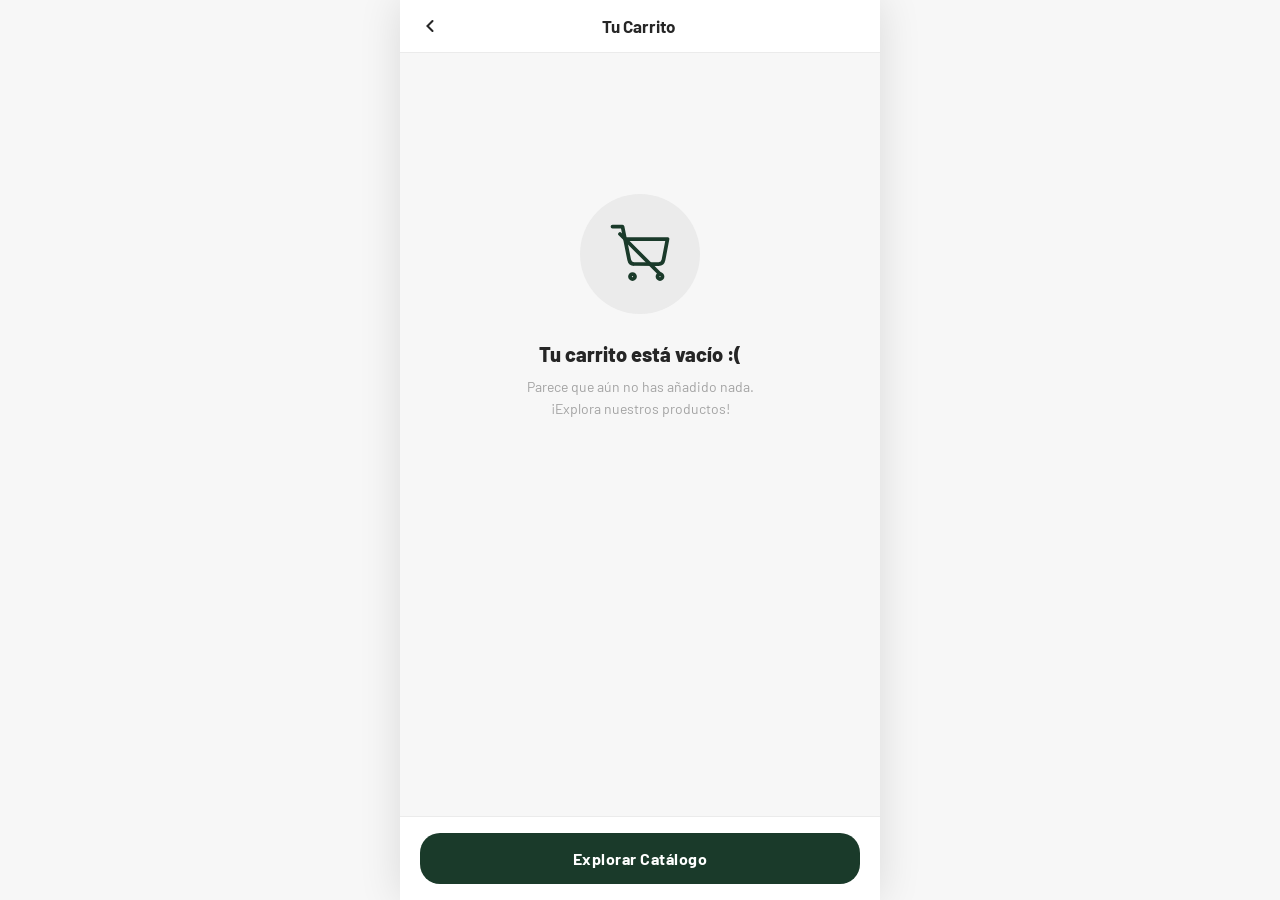
<file: vacio.html>
<!DOCTYPE html>
<html lang="es">
<head>
  <meta charset="UTF-8">
  <meta name="viewport" content="width=device-width, initial-scale=1.0">
  <title>CampusShop – Carrito Vacío</title>
  <link rel="stylesheet" href="css/base.css">
  <link rel="stylesheet" href="css/layout.css">
  <link rel="stylesheet" href="css/components.css">
  <link rel="stylesheet" href="css/responsive.css">
</head>
<body>

  <header class="page-header">
    <a href="index.html" class="header-back" aria-label="Volver">
      <svg width="20" height="20" viewBox="0 0 24 24" fill="none" stroke="currentColor" stroke-width="2.5" stroke-linecap="round"><polyline points="15 18 9 12 15 6"/></svg>
    </a>
    <span class="header-title">Tu Carrito</span>
    <div style="width:24px;"></div>
  </header>

  <main style="padding-bottom: 100px;">
    <div class="empty-state">
      <div class="empty-icon-wrap" style="color:var(--green-dark);">
        <svg width="60" height="60" viewBox="0 0 24 24" fill="none" stroke="currentColor" stroke-width="1.5" stroke-linecap="round" stroke-linejoin="round">
          <circle cx="9" cy="21" r="1"/><circle cx="20" cy="21" r="1"/>
          <path d="M1 1h4l2.68 13.39a2 2 0 0 0 2 1.61h9.72a2 2 0 0 0 2-1.61L23 6H6"/>
          <line x1="4" y1="4" x2="20" y2="20" stroke-width="1.5"/>
        </svg>
      </div>
      <h2>Tu carrito está vacío :(</h2>
      <p>Parece que aún no has añadido nada. ¡Explora nuestros productos!</p>
    </div>
  </main>

  <div class="sticky-bottom">
    <a href="catalogo.html" class="btn-primary">Explorar Catálogo</a>
  </div>

</body>
</html>
</file>
<file: css/base.css>
@import url('https://fonts.googleapis.com/css2?family=Bebas+Neue&family=Barlow:ital,wght@0,400;0,500;0,600;0,700;0,900;1,400&display=swap');

*, *::before, *::after { box-sizing: border-box; margin: 0; padding: 0; }

:root {
  --black: #0a0a0a;
  --white: #ffffff;
  --off-white: #f5f5f5;
  --green-dark: #1a3a2a;
  --green-mid: #2d5a3d;
  --green-accent: #3d7a52;
  --green-light: #e8f2ec;
  --green-bright: #5cb87a;
  --gray-100: #f7f7f7;
  --gray-200: #ebebeb;
  --gray-300: #d4d4d4;
  --gray-400: #a3a3a3;
  --gray-600: #525252;
  --gray-800: #262626;
  --red: #e53e3e;
  --orange: #f6801a;
  --yellow: #f59e0b;
  --font-display: 'Bebas Neue', sans-serif;
  --font-body: 'Barlow', sans-serif;
  --radius-sm: 6px;
  --radius-md: 12px;
  --radius-lg: 20px;
  --radius-full: 999px;
  --shadow-sm: 0 1px 3px rgba(0,0,0,0.08);
  --shadow-md: 0 4px 16px rgba(0,0,0,0.10);
  --shadow-lg: 0 8px 32px rgba(0,0,0,0.14);
  --max-width: 480px;
  --transition: 0.2s ease;
}

html { font-size: 16px; scroll-behavior: smooth; }

body {
  font-family: var(--font-body);
  background: var(--gray-100);
  color: var(--gray-800);
  max-width: var(--max-width);
  margin: 0 auto;
  min-height: 100vh;
  position: relative;
  overflow-x: hidden;
}

a { text-decoration: none; color: inherit; }
ul { list-style: none; }
img { max-width: 100%; display: block; }
button { cursor: pointer; font-family: var(--font-body); border: none; background: none; }
input, select, textarea { font-family: var(--font-body); }

h1, h2, h3, h4 { font-family: var(--font-body); font-weight: 700; }
</file>
<file: css/layout.css>
/* ===== HEADER ===== */
.site-header {
  background: var(--white);
  padding: 16px 20px;
  display: flex;
  align-items: center;
  justify-content: space-between;
  position: sticky;
  top: 0;
  z-index: 100;
  border-bottom: 1px solid var(--gray-200);
}

.site-header .logo {
  font-family: var(--font-display);
  font-size: 26px;
  letter-spacing: 2px;
  color: var(--green-dark);
}

.header-actions {
  display: flex;
  align-items: center;
  gap: 16px;
}

.header-back {
  display: flex;
  align-items: center;
  gap: 8px;
  font-weight: 600;
  font-size: 15px;
  color: var(--gray-800);
}

.header-title {
  font-size: 17px;
  font-weight: 700;
  color: var(--gray-800);
}

/* ===== BOTTOM NAV ===== */
.bottom-nav {
  position: fixed;
  bottom: 0;
  left: 50%;
  transform: translateX(-50%);
  width: 100%;
  max-width: var(--max-width);
  background: var(--white);
  border-top: 1px solid var(--gray-200);
  display: flex;
  justify-content: space-around;
  align-items: center;
  padding: 10px 0 16px;
  z-index: 100;
}

.bottom-nav a {
  display: flex;
  flex-direction: column;
  align-items: center;
  gap: 4px;
  font-size: 11px;
  font-weight: 500;
  color: var(--gray-400);
  transition: color var(--transition);
}

.bottom-nav a.active { color: var(--green-dark); }
.bottom-nav a:hover { color: var(--green-dark); }

.nav-icon {
  width: 24px;
  height: 24px;
  display: flex;
  align-items: center;
  justify-content: center;
}

/* ===== MAIN CONTENT ===== */
.main-content {
  padding: 20px 20px 100px;
}

.main-content-no-pad {
  padding-bottom: 100px;
}

/* ===== PAGE HEADER (back arrow pages) ===== */
.page-header {
  background: var(--white);
  padding: 16px 20px;
  display: flex;
  align-items: center;
  justify-content: space-between;
  border-bottom: 1px solid var(--gray-200);
  position: sticky;
  top: 0;
  z-index: 100;
}

/* ===== SECTION TITLE ===== */
.section-title {
  font-size: 20px;
  font-weight: 800;
  color: var(--gray-800);
  margin-bottom: 16px;
  letter-spacing: -0.3px;
}

/* ===== GRID ===== */
.product-grid {
  display: grid;
  grid-template-columns: 1fr 1fr;
  gap: 14px;
}
</file>
<file: css/components.css>
/* ===== SEARCH BAR ===== */
.search-wrapper {
  padding: 14px 20px;
  background: var(--white);
}

.search-bar {
  display: flex;
  align-items: center;
  gap: 10px;
  background: var(--gray-100);
  border: 1.5px solid var(--gray-200);
  border-radius: var(--radius-full);
  padding: 10px 16px;
  transition: border-color var(--transition);
}

.search-bar:focus-within { border-color: var(--green-accent); }

.search-bar input {
  flex: 1;
  border: none;
  background: none;
  font-size: 15px;
  color: var(--gray-800);
  outline: none;
}

.search-bar input::placeholder { color: var(--gray-400); }

.search-icon {
  width: 18px;
  height: 18px;
  color: var(--gray-400);
}

/* ===== CATEGORY CARDS ===== */
.categories-section {
  padding: 20px 20px 0;
}

.cards-container {
  display: flex;
  gap: 12px;
  overflow-x: auto;
  padding-bottom: 4px;
  scrollbar-width: none;
}

.cards-container::-webkit-scrollbar { display: none; }

.card {
  background: var(--white);
  border-radius: var(--radius-md);
  padding: 16px 12px;
  text-align: center;
  min-width: 90px;
  flex-shrink: 0;
  display: flex;
  flex-direction: column;
  align-items: center;
  gap: 8px;
  box-shadow: var(--shadow-sm);
  border: 1.5px solid var(--gray-200);
  transition: all var(--transition);
  cursor: pointer;
}

.card:hover {
  border-color: var(--green-accent);
  transform: translateY(-2px);
  box-shadow: var(--shadow-md);
}

.card-icon-wrap {
  width: 48px;
  height: 48px;
  background: var(--green-light);
  border-radius: 50%;
  display: flex;
  align-items: center;
  justify-content: center;
  font-size: 22px;
}

.card p {
  font-size: 12px;
  font-weight: 600;
  color: var(--gray-600);
}

/* ===== PRODUCT CARD ===== */
.product-card {
  background: var(--white);
  border-radius: var(--radius-md);
  overflow: hidden;
  box-shadow: var(--shadow-sm);
  border: 1px solid var(--gray-200);
  transition: transform var(--transition), box-shadow var(--transition);
  cursor: pointer;
  tr:nth-child(even) {
    background-color: #460b0b; /* Light gray stripe */
  }
  
}

.table-card {
  tr:nth-child(even) {
    background-color: #d10e0e; /* Light gray stripe */
  }  
}

.product-card:hover {
  transform: translateY(-3px);
  box-shadow: var(--shadow-md);
}

.product-card-img {
  position: relative;
  width: 100%;
  aspect-ratio: 1 / 1;
  background: var(--gray-200);
  overflow: hidden;
}

.product-card-img2 {
  position: relative;
  width: 50px;
  aspect-ratio: 1 / 1;
  background: 
  overflow: hidden;
}


.product-card-img img {
  width: 100%;
  height: 100%;
  object-fit: cover;
}

.product-card-img .placeholder-img {
  width: 100%;
  height: 100%;
  background: linear-gradient(135deg, var(--gray-200) 0%, var(--gray-300) 100%);
  display: flex;
  align-items: center;
  justify-content: center;
  font-size: 40px;
}

.btn-fav {
  position: absolute;
  top: 8px;
  right: 8px;
  width: 32px;
  height: 32px;
  background: var(--white);
  border-radius: 50%;
  display: flex;
  align-items: center;
  justify-content: center;
  box-shadow: var(--shadow-sm);
  font-size: 14px;
  transition: transform var(--transition);
}

.btn-fav:hover { transform: scale(1.15); }

.badge {
  position: absolute;
  top: 8px;
  left: 8px;
  padding: 3px 10px;
  border-radius: var(--radius-full);
  font-size: 11px;
  font-weight: 700;
  letter-spacing: 0.5px;
}

.badge-oferta { background: #ff6b6b; color: white; }
.badge-stock  { background: #74b9ff; color: white; }

.product-card-info {
  padding: 12px;
}

.product-card-info h3 {
  font-size: 14px;
  font-weight: 700;
  color: var(--gray-800);
  margin-bottom: 4px;
  line-height: 1.3;
}

.product-card-info .price {
  font-size: 15px;
  font-weight: 800;
  color: var(--green-dark);
}

.product-card-bottom {
  display: flex;
  align-items: center;
  justify-content: space-between;
  margin-top: 8px;
}

.btn-add-cart {
  width: 32px;
  height: 32px;
  background: var(--green-dark);
  border-radius: 50%;
  display: flex;
  align-items: center;
  justify-content: center;
  color: white;
  font-size: 18px;
  font-weight: 700;
  transition: background var(--transition);
}

.btn-add-cart:hover { background: var(--green-accent); }

/* ===== ICON SVG HELPERS ===== */
.icon {
  display: inline-flex;
  align-items: center;
  justify-content: center;
}

/* ===== BUTTONS ===== */
.btn-primary {
  display: block;
  width: 100%;
  padding: 16px;
  background: var(--green-dark);
  color: var(--white);
  border-radius: var(--radius-lg);
  font-size: 16px;
  font-weight: 700;
  letter-spacing: 0.5px;
  text-align: center;
  transition: background var(--transition), transform var(--transition);
  border: none;
  cursor: pointer;
}

.btn-primary:hover {
  background: var(--green-accent);
  transform: translateY(-1px);
}

.btn-secondary {
  display: inline-block;
  padding: 10px 20px;
  background: var(--gray-200);
  color: var(--gray-800);
  border-radius: var(--radius-md);
  font-size: 14px;
  font-weight: 600;
  transition: background var(--transition);
}

.btn-secondary:hover { background: var(--gray-300); }

/* ===== CART ITEM ===== */
.cart-item {
  background: var(--white);
  border-radius: var(--radius-md);
  padding: 16px;
  display: flex;
  gap: 14px;
  box-shadow: var(--shadow-sm);
  border: 1px solid var(--gray-200);
}

.cart-item-img {
  width: 80px;
  height: 80px;
  border-radius: var(--radius-sm);
  overflow: hidden;
  flex-shrink: 0;
  background: var(--gray-200);
}

.cart-item-img img {
  width: 100%;
  height: 100%;
  object-fit: cover;
}

.cart-item-img .placeholder-img {
  width: 100%;
  height: 100%;
  display: flex;
  align-items: center;
  justify-content: center;
  font-size: 28px;
}

.cart-item-info { flex: 1; }

.cart-item-info h3 {
  font-size: 15px;
  font-weight: 700;
  margin-bottom: 2px;
  line-height: 1.3;
}

.cart-item-ref {
  font-size: 12px;
  color: var(--gray-400);
  margin-bottom: 10px;
}

.cart-item-bottom {
  display: flex;
  align-items: center;
  justify-content: space-between;
}

.qty-control {
  display: flex;
  align-items: center;
  gap: 10px;
}

.qty-btn {
  width: 28px;
  height: 28px;
  border-radius: 50%;
  border: 1.5px solid var(--gray-300);
  background: var(--white);
  font-size: 16px;
  font-weight: 700;
  display: flex;
  align-items: center;
  justify-content: center;
  color: var(--gray-800);
  cursor: pointer;
  transition: border-color var(--transition);
}

.qty-btn:hover { border-color: var(--green-accent); }

.qty-num {
  font-size: 15px;
  font-weight: 700;
  min-width: 16px;
  text-align: center;
}

.cart-item-price {
  text-align: right;
}

.cart-item-price .price {
  font-size: 15px;
  font-weight: 800;
  color: var(--gray-800);
}

.cart-item-price .subtotal-label {
  font-size: 11px;
  color: var(--gray-400);
}

.btn-delete {
  background: none;
  border: none;
  color: var(--red);
  cursor: pointer;
  font-size: 18px;
  padding: 2px;
}

/* ===== ORDER SUMMARY ===== */
.order-summary {
  background: var(--white);
  border-radius: var(--radius-md);
  padding: 20px;
  box-shadow: var(--shadow-sm);
  border: 1px solid var(--gray-200);
}

.summary-row {
  display: flex;
  justify-content: space-between;
  align-items: center;
  padding: 8px 0;
  font-size: 15px;
  color: var(--gray-600);
}

.summary-row.total {
  border-top: 1.5px solid var(--gray-200);
  margin-top: 8px;
  padding-top: 16px;
  font-size: 17px;
  font-weight: 800;
  color: var(--gray-800);
}

/* ===== FORM INPUTS ===== */
.form-group {
  margin-bottom: 16px;
}

.form-group label {
  display: block;
  font-size: 13px;
  font-weight: 600;
  color: var(--gray-600);
  margin-bottom: 6px;
}

.form-group input {
  width: 100%;
  padding: 14px 16px;
  border: 1.5px solid var(--gray-300);
  border-radius: var(--radius-md);
  font-size: 15px;
  color: var(--gray-800);
  background: var(--white);
  outline: none;
  transition: border-color var(--transition);
}

.form-group input:focus { border-color: var(--green-accent); }
.form-group input::placeholder { color: var(--gray-400); }

/* ===== PAYMENT OPTIONS ===== */
.payment-options {
  display: flex;
  gap: 12px;
}

.payment-card {
  flex: 1;
  border: 2px solid var(--gray-300);
  border-radius: var(--radius-md);
  padding: 16px 8px;
  text-align: center;
  cursor: pointer;
  transition: all var(--transition);
}

.payment-card.active {
  border-color: var(--green-dark);
  background: var(--green-light);
}

.payment-card .pay-icon { font-size: 24px; margin-bottom: 6px; }
.payment-card span { font-size: 12px; font-weight: 600; color: var(--gray-600); }

/* ===== PROFILE ===== */
.profile-avatar {
  width: 90px;
  height: 90px;
  border-radius: 50%;
  background: #f0d9c8;
  display: flex;
  align-items: center;
  justify-content: center;
  margin: 0 auto 12px;
  font-size: 40px;
  border: 3px solid var(--green-light);
}

.profile-menu-grid {
  display: grid;
  grid-template-columns: 1fr 1fr;
  gap: 14px;
}

.profile-menu-item {
  background: var(--white);
  border-radius: var(--radius-md);
  padding: 20px 16px;
  border: 1.5px solid var(--gray-200);
  transition: all var(--transition);
  cursor: pointer;
}

.profile-menu-item:hover {
  border-color: var(--green-accent);
  box-shadow: var(--shadow-sm);
}

.profile-menu-item .menu-icon { font-size: 24px; margin-bottom: 12px; display: block; }
.profile-menu-item span { font-size: 14px; font-weight: 700; color: var(--gray-800); }
.profile-menu-item.danger span { color: var(--red); }

/* ===== ORDER HISTORY CARD ===== */
.order-card {
  background: var(--white);
  border-radius: var(--radius-md);
  padding: 18px;
  box-shadow: var(--shadow-sm);
  border: 1px solid var(--gray-200);
}

.order-card-top {
  display: flex;
  justify-content: space-between;
  align-items: flex-start;
  margin-bottom: 4px;
}

.order-card-top h3 { font-size: 16px; font-weight: 800; }
.order-card-top .amount { font-size: 16px; font-weight: 800; }
.order-date { font-size: 13px; color: var(--gray-400); margin-bottom: 14px; }

.order-card-bottom {
  display: flex;
  align-items: center;
  justify-content: space-between;
}

.status-badge {
  padding: 6px 14px;
  border-radius: var(--radius-full);
  font-size: 12px;
  font-weight: 700;
  display: flex;
  align-items: center;
  gap: 5px;
}

.status-entregado { background: #d4f4e2; color: #1a7a45; }
.status-camino    { background: #fef3c7; color: #d97706; }
.status-cancelado { background: #fee2e2; color: #dc2626; }

.btn-ver-detalle {
  padding: 8px 16px;
  background: var(--gray-200);
  border-radius: var(--radius-md);
  font-size: 13px;
  font-weight: 600;
  color: var(--gray-800);
  transition: background var(--transition);
  display: flex;
  align-items: center;
  gap: 4px;
}

.btn-ver-detalle:hover { background: var(--gray-300); }

/* ===== FILTER PILLS ===== */
.filters-row {
  display: flex;
  gap: 10px;
  padding: 14px 20px;
  overflow-x: auto;
  scrollbar-width: none;
  background: var(--white);
  border-bottom: 1px solid var(--gray-200);
}

.filters-row::-webkit-scrollbar { display: none; }

.filter-pill {
  display: flex;
  align-items: center;
  gap: 6px;
  padding: 8px 16px;
  border-radius: var(--radius-full);
  font-size: 14px;
  font-weight: 600;
  border: 1.5px solid var(--gray-300);
  background: var(--white);
  color: var(--gray-600);
  cursor: pointer;
  white-space: nowrap;
  transition: all var(--transition);
  flex-shrink: 0;
}

.filter-pill.active {
  background: var(--green-dark);
  border-color: var(--green-dark);
  color: var(--white);
}

.filter-pill:hover:not(.active) {
  border-color: var(--green-accent);
  color: var(--green-dark);
}

/* ===== EMPTY STATE ===== */
.empty-state {
  display: flex;
  flex-direction: column;
  align-items: center;
  justify-content: center;
  text-align: center;
  padding: 60px 40px;
  min-height: 60vh;
}

.empty-icon-wrap {
  width: 120px;
  height: 120px;
  border-radius: 50%;
  background: var(--gray-200);
  display: flex;
  align-items: center;
  justify-content: center;
  font-size: 50px;
  margin-bottom: 28px;
  color: var(--green-dark);
}

.empty-state h2 {
  font-size: 20px;
  font-weight: 800;
  margin-bottom: 10px;
  color: var(--gray-800);
}

.empty-state p {
  font-size: 14px;
  color: var(--gray-400);
  line-height: 1.6;
  max-width: 260px;
  margin-bottom: 32px;
}

/* ===== CART BADGE ===== */
.cart-badge-wrap {
  position: relative;
}

.cart-badge {
  position: absolute;
  top: -6px;
  right: -8px;
  background: var(--green-bright);
  color: var(--black);
  font-size: 10px;
  font-weight: 800;
  width: 18px;
  height: 18px;
  border-radius: 50%;
  display: flex;
  align-items: center;
  justify-content: center;
}

/* ===== PRODUCT DETAIL ===== */
.product-detail-img {
  width: 100%;
  aspect-ratio: 1 / 1;
  background: var(--gray-200);
  overflow: hidden;
}

.product-detail-img img {
  width: 100%;
  height: 100%;
  object-fit: cover;
}

.product-detail-img .placeholder-img {
  width: 100%;
  height: 100%;
  background: linear-gradient(135deg, #e8e8e8, #d0d0d0);
  display: flex;
  align-items: center;
  justify-content: center;
  font-size: 80px;
}

.product-detail-body { padding: 20px; }

.product-detail-body h1 {
  font-size: 24px;
  font-weight: 900;
  line-height: 1.2;
  margin-bottom: 6px;
}

.product-detail-price {
  font-size: 26px;
  font-weight: 900;
  color: var(--green-dark);
  margin-bottom: 14px;
}

.product-detail-desc {
  font-size: 14px;
  color: var(--gray-600);
  line-height: 1.7;
  margin-bottom: 20px;
}

.size-label {
  font-size: 14px;
  font-weight: 700;
  margin-bottom: 10px;
}

.size-options {
  display: flex;
  gap: 10px;
  margin-bottom: 24px;
}

.size-btn {
  width: 42px;
  height: 42px;
  border-radius: var(--radius-sm);
  border: 2px solid var(--gray-300);
  background: var(--white);
  font-size: 14px;
  font-weight: 700;
  color: var(--gray-800);
  cursor: pointer;
  display: flex;
  align-items: center;
  justify-content: center;
  transition: all var(--transition);
}

.size-btn.active {
  background: var(--green-dark);
  border-color: var(--green-dark);
  color: var(--white);
}

/* ===== CHECKOUT SUMMARY ===== */
.checkout-summary {
  background: var(--gray-100);
  border-radius: var(--radius-md);
  padding: 20px;
  border: 1px solid var(--gray-200);
}

.checkout-summary h3 {
  font-size: 16px;
  font-weight: 800;
  color: var(--green-dark);
  margin-bottom: 16px;
}

.checkout-product-row {
  display: flex;
  align-items: center;
  gap: 12px;
  margin-bottom: 12px;
}

.checkout-product-img {
  width: 48px;
  height: 48px;
  border-radius: var(--radius-sm);
  background: var(--gray-200);
  overflow: hidden;
  flex-shrink: 0;
}

.checkout-product-img img {
  width: 100%;
  height: 100%;
  object-fit: cover;
}

.checkout-product-img .placeholder-img {
  width: 100%;
  height: 100%;
  display: flex;
  align-items: center;
  justify-content: center;
  font-size: 22px;
}

.checkout-product-info { flex: 1; }
.checkout-product-info h4 { font-size: 14px; font-weight: 700; }
.checkout-product-info span { font-size: 12px; color: var(--gray-400); }
.checkout-product-price { font-size: 14px; font-weight: 800; }

.checkout-divider {
  border: none;
  border-top: 1px solid var(--gray-300);
  margin: 12px 0;
}

.checkout-total {
  display: flex;
  justify-content: space-between;
  font-size: 16px;
  font-weight: 800;
  color: var(--green-dark);
}

/* ===== STICKY BOTTOM ===== */
.sticky-bottom {
  position: fixed;
  bottom: 0;
  left: 50%;
  transform: translateX(-50%);
  width: 100%;
  max-width: var(--max-width);
  padding: 16px 20px;
  background: var(--white);
  border-top: 1px solid var(--gray-200);
  z-index: 99;
}

/* ===== HAMBURGER MENU ===== */
.hamburger { font-size: 22px; cursor: pointer; color: var(--gray-800); }
</file>
<file: css/responsive.css>
/* Mobile-first: base styles are already mobile */

@media (min-width: 481px) {
  body { box-shadow: 0 0 40px rgba(0,0,0,0.12); }
  .bottom-nav { border-radius: 0; }
  .sticky-bottom { border-radius: 0; }
}

@media (max-width: 360px) {
  .main-content { padding: 16px 14px 100px; }
  .site-header { padding: 14px 14px; }
  .product-card-info h3 { font-size: 13px; }
  .section-title { font-size: 18px; }
}
</file>
